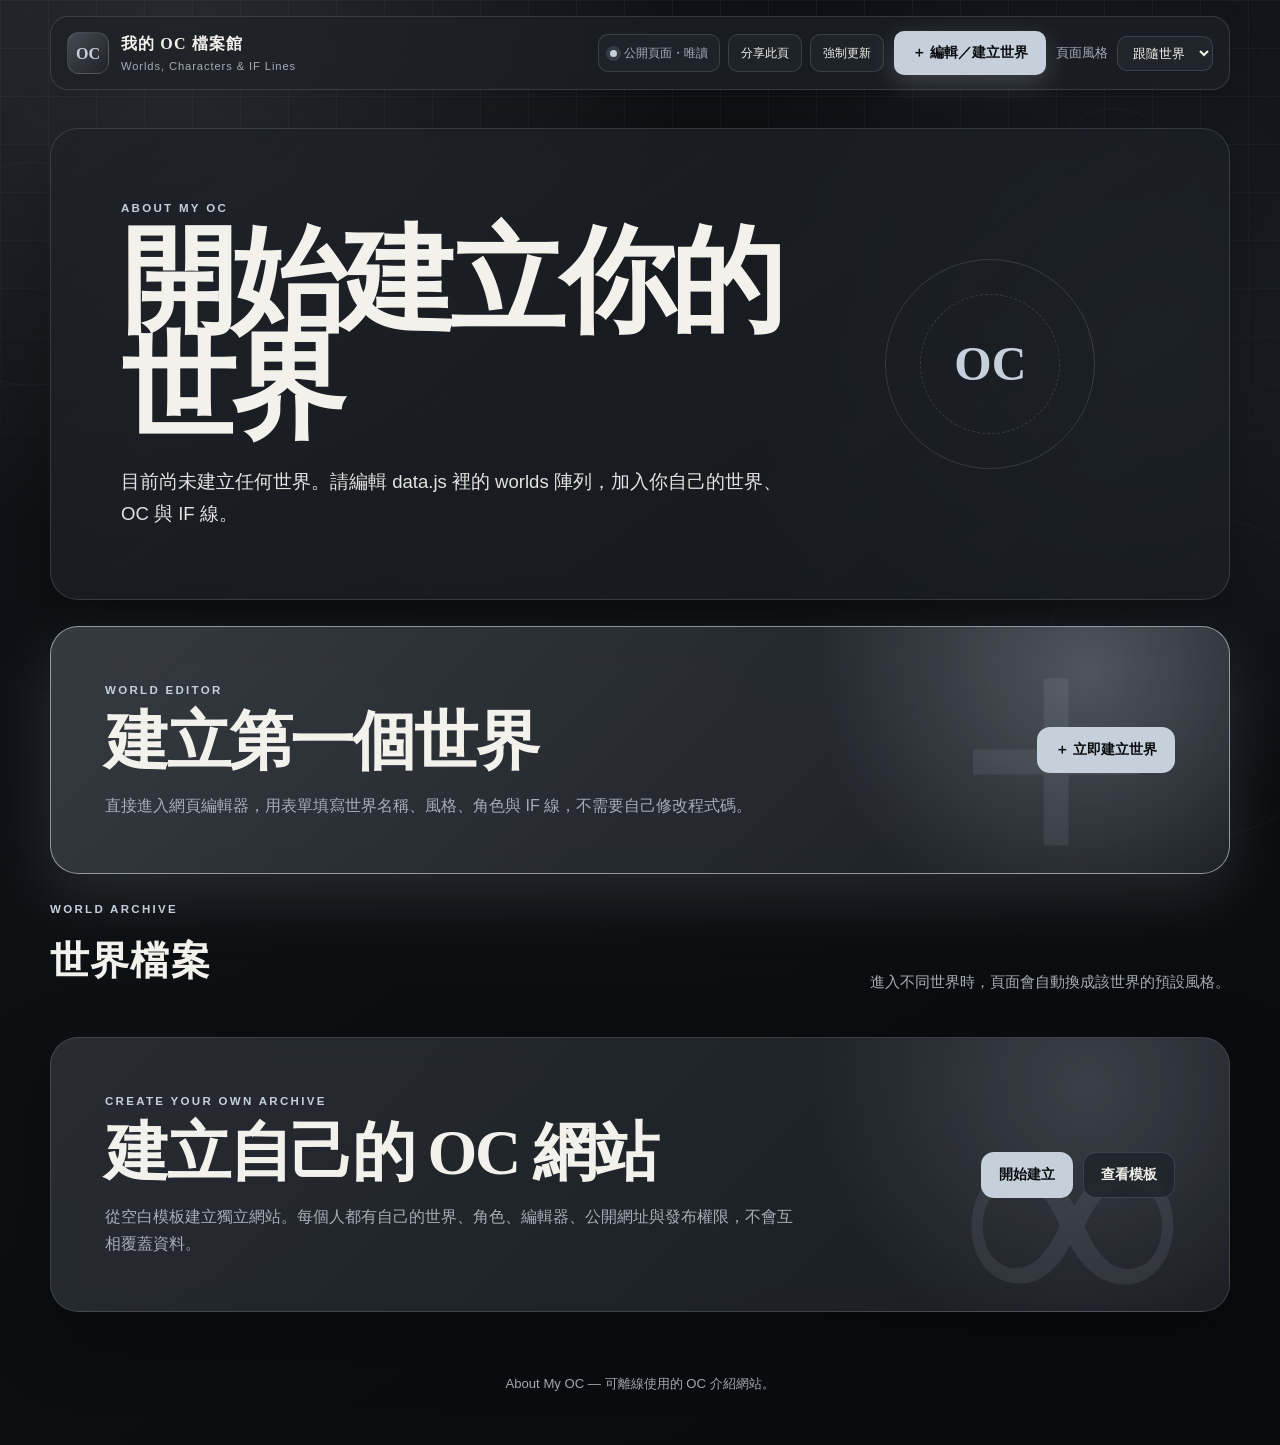
<file: index.html>
<!doctype html>
<html lang="zh-Hant">
<head>
  <meta charset="utf-8">
  <meta name="viewport" content="width=device-width, initial-scale=1">
  <meta name="theme-color" content="#111418">
  <meta name="description" content="可重複使用的 OC 世界觀與角色介紹網站模板">
  <meta http-equiv="Cache-Control" content="no-cache, no-store, must-revalidate">
  <meta http-equiv="Pragma" content="no-cache">
  <meta http-equiv="Expires" content="0">
  <title>OC 檔案館</title>
  <script>
    (() => {
      const isLocalFile = window.location.protocol === "file:";
      const refreshVersion = new URLSearchParams(window.location.search).get("refresh");
      const assetVersion = refreshVersion || "20260823-public-v7";
      const suffix = isLocalFile ? "" : `?v=${encodeURIComponent(assetVersion)}`;

      document.write(`<link rel="stylesheet" href="style.css${suffix}">`);
      document.write(`<link rel="stylesheet" href="controls.css${suffix}">`);
      document.write(`<link rel="stylesheet" href="template.css${suffix}">`);
      document.write(`<script defer src="data.js${suffix}"><\/script>`);
      document.write(`<script defer src="app.js${suffix}"><\/script>`);
      document.write(`<script defer src="controls.js${suffix}"><\/script>`);
      document.write(`<script defer src="template.js${suffix}"><\/script>`);
    })();
  </script>
</head>
<body data-theme="archive" data-public-view="true">
  <a class="skip-link" href="#app">跳到主要內容</a>

  <div class="ambient" aria-hidden="true">
    <span></span>
    <span></span>
    <span></span>
  </div>

  <header class="site-header">
    <a class="site-brand" href="#/" data-route aria-label="回到首頁">
      <span class="brand-mark" id="brand-mark">OC</span>
      <span class="brand-copy">
        <strong id="site-title">OC 檔案館</strong>
        <small id="site-tagline">Worlds, Characters & IF Lines</small>
      </span>
    </a>

    <div class="header-actions">
      <a class="public-action-button editor-entry-button" id="edit-content-button" href="editor.html"
        title="在網頁表單中新增、編輯或刪除世界、角色與 IF 線">
        ＋ 編輯／建立世界
      </a>

      <label class="theme-control">
        <span>頁面風格</span>
        <select id="theme-select" aria-label="選擇頁面風格">
          <option value="auto">跟隨世界</option>
          <option value="archive">檔案館</option>
          <option value="ancient">古風</option>
          <option value="cyber">科技風</option>
          <option value="zombie">喪屍風</option>
          <option value="fantasy">西幻風</option>
          <option value="school">校園風</option>
        </select>
      </label>
    </div>
  </header>

  <main id="app" class="app-shell" aria-live="polite"></main>

  <footer class="site-footer">
    <p id="footer-text">以純 HTML、CSS、JavaScript 製作。</p>
  </footer>

  <noscript>
    <p class="noscript-message">這個網站需要啟用 JavaScript 才能顯示角色資料。</p>
  </noscript>

  <script>
    document.addEventListener("click", (event) => {
      const link = event.target.closest('a[href="#characters"]');
      if (!link) return;
      event.preventDefault();
      document.getElementById("characters")?.scrollIntoView({
        behavior: window.matchMedia("(prefers-reduced-motion: reduce)").matches ? "auto" : "smooth",
        block: "start"
      });
    });
  </script>
</body>
</html>
</file>
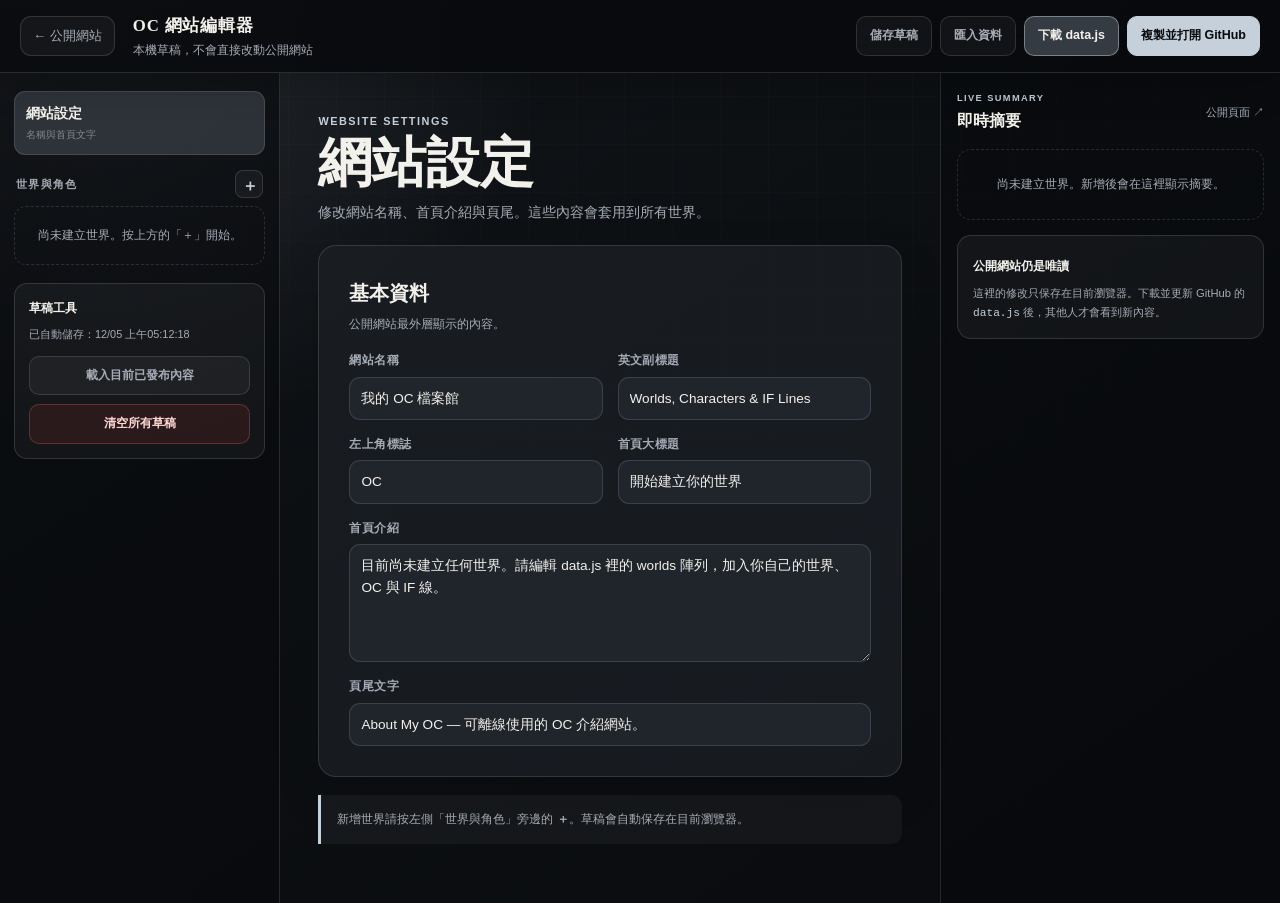
<file: editor.html>
<!doctype html>
<html lang="zh-Hant">
<head>
  <meta charset="utf-8">
  <meta name="viewport" content="width=device-width, initial-scale=1">
  <meta name="theme-color" content="#111418">
  <meta name="robots" content="noindex,nofollow">
  <meta name="description" content="About My OC 的本機內容編輯器">
  <meta http-equiv="Cache-Control" content="no-cache, no-store, must-revalidate">
  <meta http-equiv="Pragma" content="no-cache">
  <meta http-equiv="Expires" content="0">
  <title>OC 網站編輯器</title>
  <script>
    (() => {
      try { localStorage.setItem("about-my-oc-owner-mode", "1"); } catch { /* 無法使用儲存空間時忽略 */ }
      const isLocalFile = window.location.protocol === "file:";
      const refreshVersion = new URLSearchParams(window.location.search).get("refresh");
      const assetVersion = refreshVersion || "20260824-editor-v6";
      const suffix = isLocalFile ? "" : `?v=${encodeURIComponent(assetVersion)}`;
      document.write(`<link rel="stylesheet" href="style.css${suffix}">`);
      document.write(`<link rel="stylesheet" href="editor.css${suffix}">`);
      document.write(`<link rel="stylesheet" href="image-upload.css${suffix}">`);
      document.write(`<script defer src="data.js${suffix}"><\/script>`);
      document.write(`<script defer src="editor.js${suffix}"><\/script>`);
      document.write(`<script defer src="image-upload.js${suffix}"><\/script>`);
    })();
  </script>
</head>
<body class="editor-body" data-theme="archive">
  <header class="editor-topbar">
    <a class="editor-back" href="index.html#/">← 公開網站</a>
    <div class="editor-title-group">
      <strong>OC 網站編輯器</strong>
      <span>本機草稿，不會直接改動公開網站</span>
    </div>
    <div class="editor-top-actions">
      <button class="editor-button ghost" id="save-draft-button" type="button">儲存草稿</button>
      <button class="editor-button ghost" id="import-button" type="button">匯入資料</button>
      <button class="editor-button" id="download-button" type="button">下載 data.js</button>
      <button class="editor-button primary" id="publish-button" type="button">複製並打開 GitHub</button>
    </div>
  </header>

  <main class="editor-layout">
    <aside class="editor-sidebar" aria-label="內容導覽">
      <button class="tree-item root-item is-active" type="button" data-select-type="site">
        <span>網站設定</span>
        <small>名稱與首頁文字</small>
      </button>

      <div class="sidebar-heading">
        <span>世界與角色</span>
        <button id="add-world-button" type="button" aria-label="新增世界">＋</button>
      </div>

      <div id="world-tree" class="world-tree"></div>

      <div class="sidebar-empty" id="world-tree-empty">
        尚未建立世界。按上方的「＋」開始。
      </div>

      <section class="editor-storage-panel">
        <strong>草稿工具</strong>
        <p id="draft-status">尚未儲存</p>
        <button class="editor-button ghost full" id="restore-published-button" type="button">載入目前已發布內容</button>
        <button class="editor-button danger full" id="clear-draft-button" type="button">清空所有草稿</button>
      </section>
    </aside>

    <section class="editor-workspace" aria-live="polite">
      <div id="editor-form"></div>
    </section>

    <aside class="editor-summary" aria-label="即時摘要">
      <div class="summary-header">
        <div>
          <small>LIVE SUMMARY</small>
          <strong>即時摘要</strong>
        </div>
        <a href="index.html#/" target="_blank" rel="noopener">公開頁面 ↗</a>
      </div>
      <div id="editor-preview"></div>
      <div class="summary-note">
        <strong>公開網站仍是唯讀</strong>
        <p>這裡的修改只保存在目前瀏覽器。下載並更新 GitHub 的 <code>data.js</code> 後，其他人才會看到新內容。</p>
      </div>
    </aside>
  </main>

  <input id="import-file-input" type="file" accept=".js,.json,application/json,text/javascript" hidden>
  <div class="editor-toast" id="editor-toast" role="status" aria-live="polite"></div>
</body>
</html>
</file>
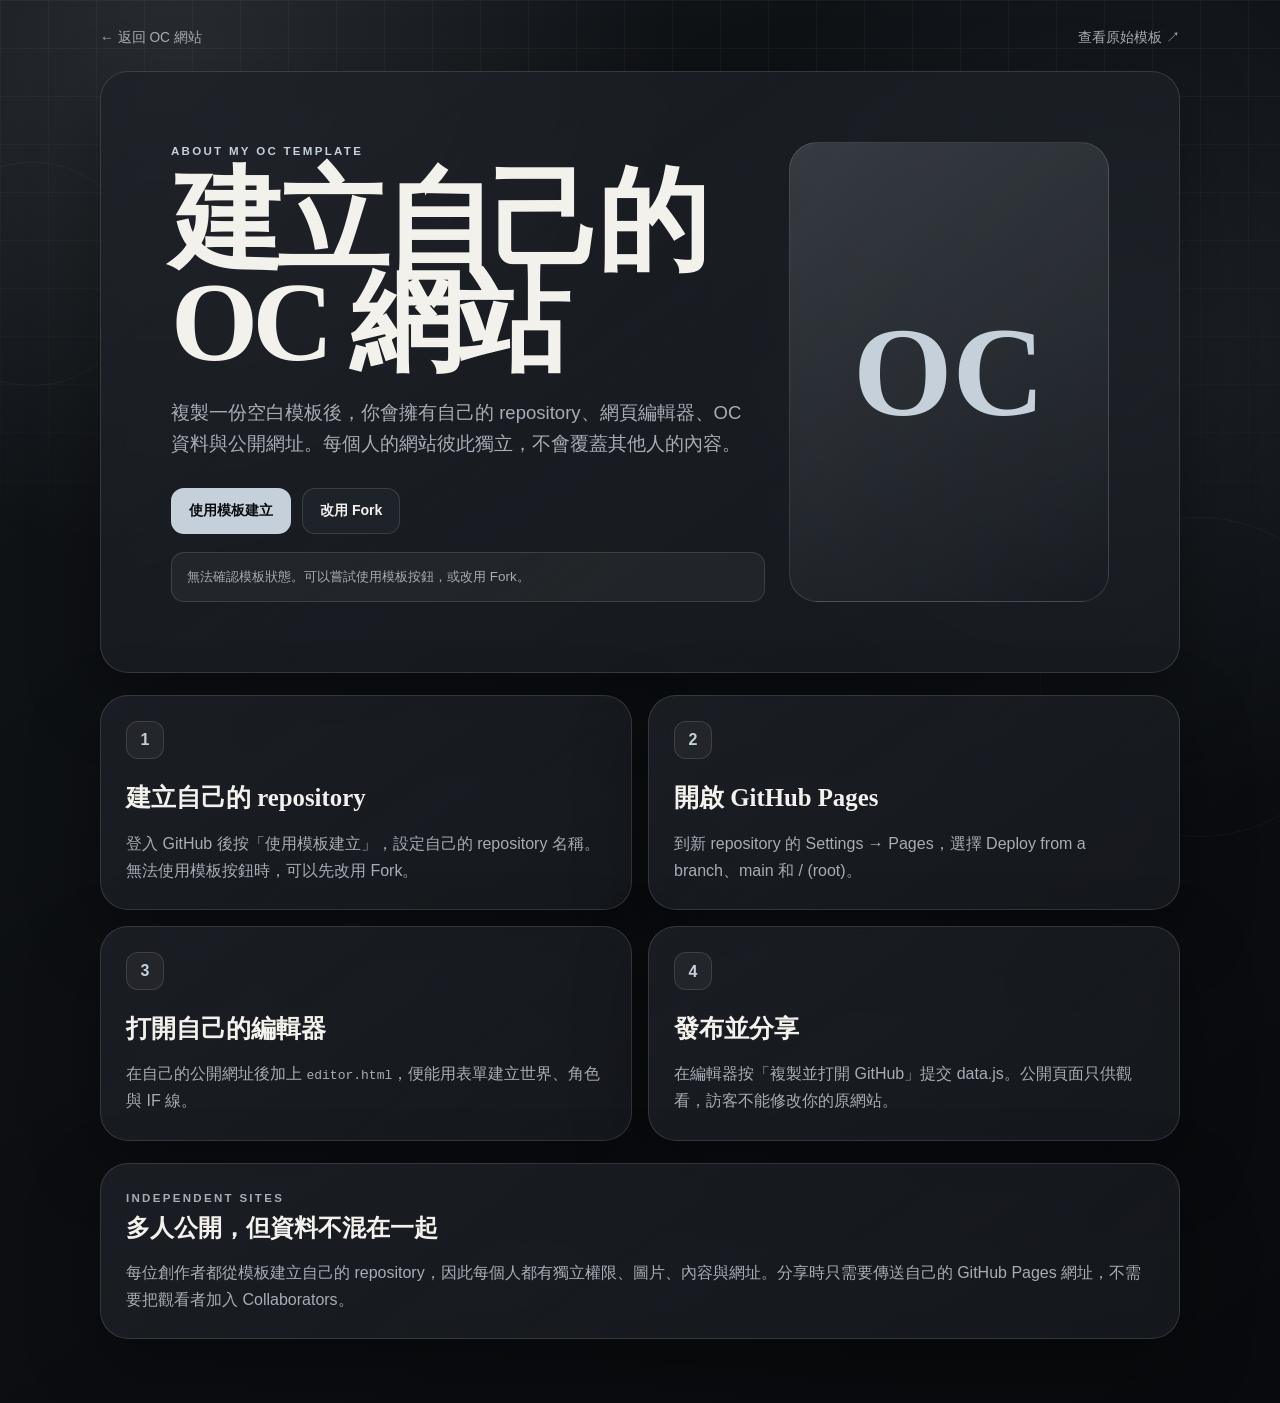
<file: start.html>
<!doctype html>
<html lang="zh-Hant">
<head>
  <meta charset="utf-8">
  <meta name="viewport" content="width=device-width, initial-scale=1">
  <meta name="theme-color" content="#111418">
  <meta name="description" content="使用 About My OC 模板建立自己的公開 OC 網站">
  <title>建立自己的 OC 網站</title>
  <link rel="stylesheet" href="style.css?v=20260822-template-v1">
  <link rel="stylesheet" href="template.css?v=20260822-template-v1">
</head>
<body class="template-start-body" data-theme="archive">
  <div class="ambient" aria-hidden="true">
    <span></span>
    <span></span>
    <span></span>
  </div>

  <main class="template-start-shell">
    <nav class="template-start-nav" aria-label="頁面導覽">
      <a href="index.html#/">← 返回 OC 網站</a>
      <a href="https://github.com/Kanamememe/About_my_OC" target="_blank" rel="noopener noreferrer">查看原始模板 ↗</a>
    </nav>

    <section class="template-start-hero panel">
      <div>
        <p class="eyebrow">ABOUT MY OC TEMPLATE</p>
        <h1>建立自己的 OC 網站</h1>
        <p class="lead">複製一份空白模板後，你會擁有自己的 repository、網頁編輯器、OC 資料與公開網址。每個人的網站彼此獨立，不會覆蓋其他人的內容。</p>
        <div class="template-start-actions">
          <a class="template-button primary" id="use-template-link" href="https://github.com/Kanamememe/About_my_OC/generate" target="_blank" rel="noopener noreferrer">使用模板建立</a>
          <a class="template-button" href="https://github.com/Kanamememe/About_my_OC/fork" target="_blank" rel="noopener noreferrer">改用 Fork</a>
        </div>
        <div class="template-status" id="template-status" role="status">正在確認模板是否已啟用……</div>
      </div>
      <div class="template-start-symbol" aria-hidden="true"><span>OC</span></div>
    </section>

    <section class="template-step-grid" aria-label="建立步驟">
      <article class="template-step panel">
        <span class="template-step-number">1</span>
        <h2>建立自己的 repository</h2>
        <p>登入 GitHub 後按「使用模板建立」，設定自己的 repository 名稱。無法使用模板按鈕時，可以先改用 Fork。</p>
      </article>
      <article class="template-step panel">
        <span class="template-step-number">2</span>
        <h2>開啟 GitHub Pages</h2>
        <p>到新 repository 的 Settings → Pages，選擇 Deploy from a branch、main 和 / (root)。</p>
      </article>
      <article class="template-step panel">
        <span class="template-step-number">3</span>
        <h2>打開自己的編輯器</h2>
        <p>在自己的公開網址後加上 <code>editor.html</code>，便能用表單建立世界、角色與 IF 線。</p>
      </article>
      <article class="template-step panel">
        <span class="template-step-number">4</span>
        <h2>發布並分享</h2>
        <p>在編輯器按「複製並打開 GitHub」提交 data.js。公開頁面只供觀看，訪客不能修改你的原網站。</p>
      </article>
    </section>

    <section class="template-note panel">
      <p class="eyebrow">INDEPENDENT SITES</p>
      <h2>多人公開，但資料不混在一起</h2>
      <p>每位創作者都從模板建立自己的 repository，因此每個人都有獨立權限、圖片、內容與網址。分享時只需要傳送自己的 GitHub Pages 網址，不需要把觀看者加入 Collaborators。</p>
    </section>
  </main>

  <script>
    (() => {
      const status = document.getElementById("template-status");
      const templateLink = document.getElementById("use-template-link");

      fetch("https://api.github.com/repos/Kanamememe/About_my_OC", { cache: "no-store" })
        .then((response) => {
          if (!response.ok) throw new Error("status-check-failed");
          return response.json();
        })
        .then((repository) => {
          if (repository.is_template) {
            status.dataset.state = "ready";
            status.textContent = "模板已啟用，可以直接按「使用模板建立」。";
            return;
          }

          status.dataset.state = "warning";
          status.textContent = "模板功能尚未在 GitHub 設定中啟用。現在可先使用 Fork；擁有者啟用 Template repository 後，第一個按鈕就能使用。";
          templateLink.setAttribute("aria-disabled", "true");
        })
        .catch(() => {
          status.textContent = "無法確認模板狀態。可以嘗試使用模板按鈕，或改用 Fork。";
        });
    })();
  </script>
</body>
</html>
</file>
<file: style.css>
:root {
  color-scheme: dark;
  --bg: #111418;
  --bg-deep: #080a0d;
  --surface: rgba(29, 33, 39, .82);
  --surface-strong: #20252c;
  --soft: rgba(255, 255, 255, .045);
  --text: #f3f1ec;
  --muted: #a7adb6;
  --accent: #c5d0db;
  --accent-2: #7e92a8;
  --line: rgba(225, 235, 244, .14);
  --shadow: 0 24px 70px rgba(0, 0, 0, .34);
  --display: "Times New Roman", "Noto Serif TC", serif;
  --body: -apple-system, BlinkMacSystemFont, "Segoe UI", "Noto Sans TC", sans-serif;
  --radius-lg: 28px;
  --radius-md: 18px;
  --page: 1180px;
  --ease: cubic-bezier(.22, .8, .26, 1);
}

body[data-theme="archive"] {
  --bg: #111418;
  --bg-deep: #080a0d;
  --surface: rgba(29, 33, 39, .82);
  --surface-strong: #20252c;
  --text: #f3f1ec;
  --muted: #a7adb6;
  --accent: #c5d0db;
  --accent-2: #7e92a8;
  --line: rgba(225, 235, 244, .14);
}

body[data-theme="ancient"] {
  --bg: #191410;
  --bg-deep: #0c0907;
  --surface: rgba(47, 36, 28, .84);
  --surface-strong: #392b23;
  --text: #f3e9d8;
  --muted: #c0aa90;
  --accent: #d6a65b;
  --accent-2: #8f2f2c;
  --line: rgba(222, 183, 123, .22);
  --display: "Kaiti TC", "DFKai-SB", "Noto Serif TC", serif;
}

body[data-theme="cyber"] {
  --bg: #07131a;
  --bg-deep: #02080c;
  --surface: rgba(8, 35, 46, .8);
  --surface-strong: #0a2d39;
  --text: #e4fbff;
  --muted: #8ab4bf;
  --accent: #52e6ff;
  --accent-2: #8272ff;
  --line: rgba(82, 230, 255, .22);
  --display: "Arial Narrow", "Noto Sans TC", sans-serif;
}

body[data-theme="zombie"] {
  --bg: #111813;
  --bg-deep: #070b08;
  --surface: rgba(27, 40, 29, .84);
  --surface-strong: #28372a;
  --text: #edf0df;
  --muted: #a7ad93;
  --accent: #d0d86b;
  --accent-2: #9e3f32;
  --line: rgba(204, 216, 107, .2);
  --display: "Arial Narrow", "Noto Sans TC", sans-serif;
}

body[data-theme="fantasy"] {
  --bg: #111326;
  --bg-deep: #090917;
  --surface: rgba(29, 30, 65, .82);
  --surface-strong: #282957;
  --text: #f6f0df;
  --muted: #b8b3ca;
  --accent: #e0bd6c;
  --accent-2: #7b6bd1;
  --line: rgba(224, 189, 108, .2);
  --display: Georgia, "Noto Serif TC", serif;
}

body[data-theme="school"] {
  color-scheme: light;
  --bg: #edf2f3;
  --bg-deep: #dce6e8;
  --surface: rgba(255, 255, 255, .86);
  --surface-strong: #fff;
  --soft: rgba(71, 127, 145, .055);
  --text: #26343b;
  --muted: #718087;
  --accent: #477f91;
  --accent-2: #d58a8a;
  --line: rgba(59, 92, 104, .16);
  --shadow: 0 24px 60px rgba(69, 92, 100, .16);
  --display: "Noto Serif TC", serif;
}

*, *::before, *::after { box-sizing: border-box; }
html { min-width: 320px; scroll-behavior: smooth; }
body {
  min-height: 100vh;
  margin: 0;
  overflow-x: hidden;
  color: var(--text);
  font-family: var(--body);
  line-height: 1.7;
  background:
    radial-gradient(circle at 14% 4%, color-mix(in srgb, var(--accent) 13%, transparent), transparent 31rem),
    radial-gradient(circle at 90% 24%, color-mix(in srgb, var(--accent-2) 13%, transparent), transparent 29rem),
    linear-gradient(145deg, var(--bg), var(--bg-deep));
  transition: color .35s ease, background-color .45s ease;
}

body::before {
  content: "";
  position: fixed;
  inset: 0;
  z-index: -3;
  pointer-events: none;
  opacity: .33;
  background-image:
    linear-gradient(var(--line) 1px, transparent 1px),
    linear-gradient(90deg, var(--line) 1px, transparent 1px);
  background-size: 48px 48px;
  mask-image: linear-gradient(to bottom, #000, transparent 80%);
}

body[data-theme="ancient"]::before {
  opacity: .13;
  background-image:
    repeating-linear-gradient(0deg, transparent 0 12px, rgba(255,255,255,.06) 13px),
    repeating-linear-gradient(90deg, transparent 0 21px, rgba(255,255,255,.035) 22px);
  background-size: auto;
}

body[data-theme="school"]::before {
  opacity: .28;
  background-image: linear-gradient(rgba(71,127,145,.13) 1px, transparent 1px);
  background-size: 100% 30px;
}

a { color: inherit; text-decoration: none; }
button, select { font: inherit; }
button, a, select { -webkit-tap-highlight-color: transparent; }
img { display: block; width: 100%; height: 100%; object-fit: cover; }
::selection { background: color-mix(in srgb, var(--accent) 42%, transparent); color: var(--text); }

.skip-link {
  position: fixed;
  top: 10px;
  left: 10px;
  z-index: 999;
  transform: translateY(-150%);
  padding: 9px 13px;
  border-radius: 10px;
  background: var(--surface-strong);
}
.skip-link:focus { transform: translateY(0); }

.ambient { position: fixed; inset: 0; z-index: -2; overflow: hidden; pointer-events: none; }
.ambient span {
  position: absolute;
  width: 14rem;
  aspect-ratio: 1;
  border: 1px solid color-mix(in srgb, var(--accent) 30%, transparent);
  border-radius: 50%;
  opacity: .17;
  animation: drift 18s ease-in-out infinite alternate;
}
.ambient span:nth-child(1) { left: -5rem; top: 18%; }
.ambient span:nth-child(2) { right: 8%; top: 12%; width: 8rem; animation-delay: -6s; }
.ambient span:nth-child(3) { right: -5rem; bottom: 7%; width: 20rem; animation-delay: -11s; }
@keyframes drift { to { transform: translate3d(2rem, 2.5rem, 0) rotate(10deg); } }

.site-header {
  position: sticky;
  top: 0;
  z-index: 100;
  display: flex;
  align-items: center;
  justify-content: space-between;
  gap: 20px;
  width: min(calc(100% - 32px), var(--page));
  margin: 16px auto 0;
  padding: 13px 16px;
  border: 1px solid var(--line);
  border-radius: 18px;
  background: color-mix(in srgb, var(--surface) 84%, transparent);
  box-shadow: 0 10px 35px rgba(0,0,0,.12);
  backdrop-filter: blur(18px);
  -webkit-backdrop-filter: blur(18px);
}

.site-brand { display: inline-flex; align-items: center; gap: 12px; min-width: 0; view-transition-name: site-brand; }
.brand-mark {
  display: grid;
  flex: 0 0 42px;
  width: 42px;
  height: 42px;
  place-items: center;
  border: 1px solid var(--line);
  border-radius: 12px;
  color: var(--accent);
  background: linear-gradient(135deg, color-mix(in srgb, var(--accent) 24%, transparent), transparent);
  font-family: var(--display);
  font-weight: 800;
}
.brand-copy { display: grid; min-width: 0; }
.brand-copy strong, .brand-copy small { overflow: hidden; text-overflow: ellipsis; white-space: nowrap; }
.brand-copy strong { font-family: var(--display); letter-spacing: .07em; }
.brand-copy small { color: var(--muted); font-size: .7rem; letter-spacing: .08em; }

.theme-control { display: flex; align-items: center; gap: 9px; color: var(--muted); font-size: .82rem; }
.theme-control select {
  max-width: 145px;
  padding: 8px 11px;
  border: 1px solid var(--line);
  border-radius: 10px;
  outline: none;
  background: var(--surface-strong);
  color: var(--text);
}
.theme-control select:focus-visible { border-color: var(--accent); box-shadow: 0 0 0 3px color-mix(in srgb, var(--accent) 20%, transparent); }

.site-footer {
  width: min(calc(100% - 32px), var(--page));
  margin: 24px auto 0;
  padding: 24px 0 36px;
  color: var(--muted);
  font-size: .82rem;
  text-align: center;
}
.noscript-message { max-width: 720px; margin: 20px auto; padding: 16px; border: 1px solid var(--line); border-radius: 14px; background: var(--surface); }

.app-shell {
  width: min(calc(100% - 32px), var(--page));
  min-height: 66vh;
  margin: 38px auto 0;
  transition: opacity .16s ease, transform .16s ease;
}
.app-shell.is-leaving { opacity: 0; transform: translateY(8px) scale(.995); }
.app-shell.is-entering { animation: page-enter .45s var(--ease) both; }
@keyframes page-enter { from { opacity: 0; transform: translateY(12px); } to { opacity: 1; transform: none; } }

.page-stack { display: grid; gap: 26px; }
.panel {
  border: 1px solid var(--line);
  border-radius: var(--radius-lg);
  background: linear-gradient(145deg, var(--surface), color-mix(in srgb, var(--surface) 72%, transparent));
  box-shadow: var(--shadow);
  backdrop-filter: blur(14px);
  -webkit-backdrop-filter: blur(14px);
}

.breadcrumbs { display: flex; flex-wrap: wrap; align-items: center; gap: 8px; color: var(--muted); font-size: .84rem; }
.breadcrumbs a { transition: color .2s ease; }
.breadcrumbs a:hover { color: var(--accent); }
.separator { opacity: .42; }
.eyebrow { margin: 0 0 9px; color: var(--accent); font-size: .72rem; font-weight: 800; letter-spacing: .2em; text-transform: uppercase; }
.lead { color: color-mix(in srgb, var(--text) 80%, var(--muted)); font-size: clamp(1rem, 2vw, 1.16rem); }

.section-heading { display: flex; align-items: end; justify-content: space-between; gap: 20px; margin-bottom: 16px; }
.section-heading h2 { margin: 0; font-family: var(--display); font-size: clamp(1.75rem, 4vw, 2.45rem); letter-spacing: .03em; }
.section-heading > p { max-width: 520px; margin: 0; color: var(--muted); font-size: .92rem; }

.text-link { display: inline-flex; align-items: center; gap: 8px; width: fit-content; color: var(--accent); font-weight: 750; }
.text-link::after { content: "→"; transition: transform .25s var(--ease); }
.text-link:hover::after { transform: translateX(4px); }
.back-link { margin-top: 22px; }

.pill-list { display: flex; flex-wrap: wrap; gap: 8px; }
.pill-list span {
  padding: 5px 10px;
  border: 1px solid var(--line);
  border-radius: 999px;
  color: var(--muted);
  background: var(--soft);
  font-size: .72rem;
}
.empty-message { color: var(--muted); }

.home-hero {
  display: grid;
  grid-template-columns: minmax(0, 1.35fr) minmax(230px, .65fr);
  align-items: center;
  min-height: 360px;
  padding: clamp(30px, 6vw, 70px);
  overflow: hidden;
}
.home-hero h1 { max-width: 800px; margin: 0; font-family: var(--display); font-size: clamp(3rem, 9vw, 7.2rem); line-height: .93; letter-spacing: -.045em; }
.home-hero .lead { max-width: 670px; margin: 24px 0 0; }
.hero-mark { position: relative; display: grid; min-height: 220px; place-items: center; }
.hero-mark::before, .hero-mark::after { content: ""; position: absolute; border: 1px solid var(--line); border-radius: 50%; }
.hero-mark::before { width: 210px; height: 210px; }
.hero-mark::after { width: 140px; height: 140px; border-style: dashed; animation: spin 18s linear infinite; }
.hero-mark span { color: var(--accent); font-family: var(--display); font-size: 3rem; font-weight: 900; }
@keyframes spin { to { transform: rotate(1turn); } }

.world-grid { display: grid; grid-template-columns: repeat(2, minmax(0, 1fr)); gap: 18px; }
.world-card { position: relative; min-height: 430px; overflow: hidden; isolation: isolate; transition: transform .42s var(--ease), border-color .25s ease; }
.world-card:hover { transform: translateY(-7px); border-color: color-mix(in srgb, var(--accent) 60%, var(--line)); }
.world-card-visual, .world-card-overlay { position: absolute; inset: 0; }
.world-card-visual { background: linear-gradient(145deg, var(--surface-strong), var(--bg-deep)); }
.world-card-visual img { transition: transform .8s var(--ease), filter .5s ease; }
.world-card:hover .world-card-visual img { transform: scale(1.045); }
.world-card-overlay { z-index: 1; background: linear-gradient(to top, color-mix(in srgb, var(--bg-deep) 94%, transparent) 6%, color-mix(in srgb, var(--bg-deep) 48%, transparent) 60%, transparent); }
.world-card-content { position: absolute; z-index: 2; inset: auto 0 0; padding: 28px; }
.world-card h2 { margin: 0; font-family: var(--display); font-size: clamp(2.1rem, 5vw, 3.5rem); line-height: 1; }
.world-card-content > p:not(.eyebrow) { max-width: 580px; margin: 15px 0; color: color-mix(in srgb, var(--text) 78%, var(--muted)); }
.world-meta { display: flex; flex-wrap: wrap; gap: 9px; }
.world-meta span { padding: 5px 10px; border: 1px solid var(--line); border-radius: 999px; background: color-mix(in srgb, var(--surface) 75%, transparent); color: var(--muted); font-size: .72rem; }

.placeholder { position: absolute; inset: 0; display: grid; place-items: center; overflow: hidden; color: var(--accent); background:
  radial-gradient(circle at 50% 34%, color-mix(in srgb, var(--accent) 25%, transparent), transparent 35%),
  linear-gradient(145deg, var(--surface-strong), var(--bg-deep)); }
.placeholder::before { content: ""; position: absolute; width: 62%; aspect-ratio: 1; border: 1px solid color-mix(in srgb, var(--accent) 25%, transparent); border-radius: 50%; }
.placeholder span { position: relative; z-index: 1; font-family: var(--display); font-size: clamp(3rem, 8vw, 6rem); font-weight: 850; }
.placeholder small { position: absolute; bottom: 17px; color: var(--muted); font-size: .65rem; letter-spacing: .12em; }

.world-hero { display: grid; grid-template-columns: minmax(330px, .92fr) minmax(0, 1.08fr); min-height: 520px; overflow: hidden; }
.world-hero-visual { position: relative; min-height: 520px; border-right: 1px solid var(--line); }
.world-hero-copy { display: flex; flex-direction: column; justify-content: center; padding: clamp(30px, 6vw, 70px); }
.world-hero-copy h1 { margin: 0; font-family: var(--display); font-size: clamp(3.2rem, 8vw, 6.6rem); line-height: .93; letter-spacing: -.045em; }
.world-hero-copy .lead { margin: 22px 0 27px; }
.fact-grid { display: grid; grid-template-columns: repeat(3, minmax(0, 1fr)); gap: 14px; }
.fact-card { padding: 20px; border: 1px solid var(--line); border-radius: var(--radius-md); background: var(--surface); }
.fact-card span { display: block; color: var(--muted); font-size: .73rem; letter-spacing: .08em; }
.fact-card strong { display: block; margin-top: 5px; font-family: var(--display); font-size: 1.05rem; }

.character-grid { display: grid; grid-template-columns: repeat(2, minmax(0, 1fr)); gap: 18px; }
.character-card { display: grid; grid-template-columns: minmax(155px, .72fr) minmax(0, 1.28fr); min-height: 315px; overflow: hidden; transition: transform .4s var(--ease), border-color .25s ease; }
.character-card:hover { transform: translateY(-5px); border-color: color-mix(in srgb, var(--accent) 58%, var(--line)); }
.character-card-visual { position: relative; min-height: 315px; overflow: hidden; border-right: 1px solid var(--line); }
.character-card-copy { display: flex; min-width: 0; flex-direction: column; justify-content: center; padding: 23px; }
.character-card-copy h3 { margin: 0; font-family: var(--display); font-size: 1.8rem; }
.character-card-copy .role { margin: 9px 0; color: var(--muted); font-size: .87rem; }
.character-card-copy .quote { margin: 0 0 15px; font-family: var(--display); font-size: .94rem; }

.character-hero, .if-hero { display: grid; grid-template-columns: minmax(290px, .8fr) minmax(0, 1.2fr); min-height: 570px; overflow: hidden; }
.character-portrait, .if-portrait { position: relative; min-height: 570px; overflow: hidden; border-right: 1px solid var(--line); }
.character-main-copy, .if-copy { display: flex; min-width: 0; flex-direction: column; justify-content: center; padding: clamp(30px, 6vw, 70px); }
.character-main-copy h1, .if-copy h1 { margin: 0; font-family: var(--display); font-size: clamp(3.1rem, 8vw, 6.7rem); line-height: .93; letter-spacing: -.045em; }
.character-role { margin: 15px 0 0; color: var(--muted); }
.character-main-copy blockquote, .if-copy blockquote { margin: 28px 0; padding-left: 18px; border-left: 2px solid var(--accent); font-family: var(--display); font-size: clamp(1.05rem, 2vw, 1.3rem); }

.content-columns { display: grid; grid-template-columns: minmax(0, 1.15fr) minmax(290px, .85fr); gap: 18px; }
.content-panel { padding: clamp(24px, 4vw, 38px); }
.content-panel h2 { margin: 0 0 20px; font-family: var(--display); font-size: 1.7rem; }
.story-copy { display: grid; gap: 14px; }
.story-copy p { margin: 0; color: color-mix(in srgb, var(--text) 84%, var(--muted)); }
.profile-list { display: grid; margin: 0; }
.profile-row { display: grid; grid-template-columns: minmax(90px, .42fr) minmax(0, 1fr); gap: 14px; padding: 13px 0; border-bottom: 1px solid var(--line); }
.profile-row:last-child { border-bottom: 0; }
.profile-row dt { color: var(--muted); font-size: .79rem; }
.profile-row dd { margin: 0; font-weight: 650; }
.relationship-list { display: grid; grid-template-columns: repeat(auto-fit, minmax(220px, 1fr)); gap: 12px; }
.relationship-card { padding: 18px; border: 1px solid var(--line); border-radius: var(--radius-md); background: var(--soft); }
.relationship-card strong { font-family: var(--display); font-size: 1.06rem; }
.relationship-card span { display: block; color: var(--accent); font-size: .78rem; }
.relationship-card p { margin: 8px 0 0; color: var(--muted); font-size: .86rem; }

.if-grid { display: grid; grid-template-columns: repeat(2, minmax(0, 1fr)); gap: 16px; }
.if-card { position: relative; display: grid; min-height: 265px; overflow: hidden; padding: 25px; border: 1px solid var(--line); border-radius: var(--radius-lg); background: linear-gradient(145deg, color-mix(in srgb, var(--accent) 12%, var(--surface)), var(--surface)); box-shadow: 0 16px 45px rgba(0,0,0,.13); transition: transform .38s var(--ease), border-color .25s ease; }
.if-card:hover { transform: translateY(-5px); border-color: color-mix(in srgb, var(--accent) 60%, var(--line)); }
.if-card > div { position: relative; z-index: 1; align-self: end; }
.if-card h3 { margin: 0; font-family: var(--display); font-size: 1.75rem; }
.if-role { margin: 4px 0 12px; color: var(--accent); font-size: .8rem; letter-spacing: .08em; }
.if-card div > p:not(.eyebrow):not(.if-role) { color: var(--muted); }
.if-watermark { position: absolute; top: -30px; right: 10px; color: color-mix(in srgb, var(--accent) 14%, transparent); font-family: var(--display); font-size: 9rem; font-weight: 900; line-height: 1; }
.empty-if { padding: 28px; border: 1px dashed var(--line); border-radius: var(--radius-md); color: var(--muted); text-align: center; }

.if-badge { width: fit-content; margin-bottom: 18px; padding: 6px 11px; border: 1px solid var(--line); border-radius: 999px; color: var(--accent); font-size: .7rem; font-weight: 800; letter-spacing: .13em; }
.if-copy .lead { margin: 20px 0 0; }
.divergence-note { padding: 21px; border: 1px solid var(--line); border-radius: var(--radius-md); background: linear-gradient(120deg, color-mix(in srgb, var(--accent-2) 12%, var(--surface)), var(--surface)); }
.divergence-note strong { font-family: var(--display); font-size: 1.1rem; }

.not-found { display: grid; min-height: 470px; place-items: center; padding: 40px; text-align: center; }
.not-found h1 { margin: 0; font-family: var(--display); font-size: clamp(3rem, 10vw, 7rem); }
.not-found p { max-width: 560px; margin: 14px auto 24px; color: var(--muted); }

::view-transition-old(root), ::view-transition-new(root) { animation-duration: .46s; animation-timing-function: var(--ease); }
::view-transition-old(root) { animation-name: old-page; }
::view-transition-new(root) { animation-name: new-page; }
@keyframes old-page { to { opacity: 0; filter: blur(2px); transform: scale(.992); } }
@keyframes new-page { from { opacity: 0; filter: blur(3px); transform: translateY(8px) scale(1.006); } }

@media (max-width: 900px) {
  .home-hero, .world-hero, .character-hero, .if-hero, .content-columns { grid-template-columns: 1fr; }
  .home-hero { min-height: auto; }
  .hero-mark { min-height: 160px; }
  .world-grid, .character-grid, .if-grid { grid-template-columns: 1fr; }
  .world-card { min-height: 400px; }
  .world-hero-visual, .character-portrait, .if-portrait { min-height: 420px; border-right: 0; border-bottom: 1px solid var(--line); }
  .fact-grid { grid-template-columns: 1fr; }
}

@media (max-width: 620px) {
  .site-header { align-items: stretch; flex-direction: column; gap: 12px; margin-top: 10px; }
  .theme-control { justify-content: space-between; width: 100%; }
  .theme-control select { max-width: none; flex: 1; }
  .app-shell { margin-top: 24px; }
  .home-hero { padding: 29px 22px; }
  .world-card { min-height: 370px; }
  .world-card-content { padding: 21px; }
  .character-card { grid-template-columns: 112px minmax(0, 1fr); }
  .character-card-visual { min-height: 245px; }
  .character-card-copy { padding: 17px; }
  .character-card-copy h3 { font-size: 1.45rem; }
  .character-main-copy, .world-hero-copy, .if-copy { padding: 31px 22px; }
  .profile-row { grid-template-columns: 1fr; gap: 5px; }
  .section-heading { align-items: start; flex-direction: column; }
}

@media (prefers-reduced-motion: reduce) {
  *, *::before, *::after {
    scroll-behavior: auto !important;
    animation-duration: .01ms !important;
    animation-iteration-count: 1 !important;
    transition-duration: .01ms !important;
  }
}
</file>
<file: template.css>
.template-callout {
  position: relative;
  display: flex;
  align-items: center;
  justify-content: space-between;
  gap: clamp(24px, 5vw, 72px);
  overflow: hidden;
  padding: clamp(28px, 5vw, 54px);
  background:
    radial-gradient(circle at 88% 18%, color-mix(in srgb, var(--accent) 18%, transparent), transparent 17rem),
    linear-gradient(135deg, color-mix(in srgb, var(--accent) 8%, var(--surface)), var(--surface));
}

.template-callout::after {
  content: "∞";
  position: absolute;
  right: 4%;
  bottom: -3.4rem;
  color: color-mix(in srgb, var(--accent) 9%, transparent);
  font-family: var(--display);
  font-size: clamp(10rem, 24vw, 20rem);
  font-weight: 900;
  line-height: 1;
  pointer-events: none;
}

.editor-callout {
  border-color: color-mix(in srgb, var(--accent) 58%, var(--line));
  background:
    radial-gradient(circle at 88% 18%, color-mix(in srgb, var(--accent) 28%, transparent), transparent 17rem),
    linear-gradient(135deg, color-mix(in srgb, var(--accent) 16%, var(--surface)), var(--surface));
  box-shadow: 0 22px 65px color-mix(in srgb, var(--accent) 14%, transparent);
}

.editor-callout::after {
  content: "+";
  right: 6%;
  bottom: -4.2rem;
  font-size: clamp(13rem, 28vw, 23rem);
}

.editor-main-button {
  min-height: 54px;
  padding: 13px 22px;
  font-size: 1rem;
  font-weight: 900;
}

.template-callout-copy,
.template-callout-actions {
  position: relative;
  z-index: 1;
}

.template-callout-copy {
  max-width: 700px;
}

.template-callout h2 {
  margin: 0;
  font-family: var(--display);
  font-size: clamp(2rem, 5vw, 4.4rem);
  line-height: 1;
  letter-spacing: -.035em;
}

.template-callout-copy > p:not(.eyebrow) {
  margin: 18px 0 0;
  color: var(--muted);
}

.template-callout-actions {
  display: flex;
  flex: 0 0 auto;
  flex-wrap: wrap;
  gap: 10px;
}

.template-button {
  display: inline-flex;
  min-height: 46px;
  align-items: center;
  justify-content: center;
  padding: 10px 17px;
  border: 1px solid var(--line);
  border-radius: 13px;
  background: color-mix(in srgb, var(--surface-strong) 86%, transparent);
  color: var(--text);
  font-size: .88rem;
  font-weight: 750;
  transition: transform .25s var(--ease), border-color .2s ease, background .2s ease;
}

.template-button:hover {
  transform: translateY(-2px);
  border-color: color-mix(in srgb, var(--accent) 62%, var(--line));
}

.template-button.primary {
  border-color: color-mix(in srgb, var(--accent) 55%, var(--line));
  background: var(--accent);
  color: var(--bg-deep);
}

.template-start-body {
  min-height: 100vh;
}

.template-start-shell {
  width: min(calc(100% - 32px), 1080px);
  margin: 0 auto;
  padding: 26px 0 64px;
}

.template-start-nav {
  display: flex;
  align-items: center;
  justify-content: space-between;
  gap: 16px;
  margin-bottom: 22px;
}

.template-start-nav a {
  color: var(--muted);
  font-size: .86rem;
}

.template-start-hero {
  display: grid;
  grid-template-columns: minmax(0, 1.3fr) minmax(260px, .7fr);
  gap: 24px;
  padding: clamp(30px, 6vw, 70px);
}

.template-start-hero h1 {
  max-width: 760px;
  margin: 0;
  font-family: var(--display);
  font-size: clamp(3rem, 9vw, 7rem);
  line-height: .9;
  letter-spacing: -.05em;
}

.template-start-hero .lead {
  max-width: 700px;
  margin: 24px 0 0;
  color: var(--muted);
}

.template-start-symbol {
  display: grid;
  min-height: 240px;
  place-items: center;
  border: 1px solid var(--line);
  border-radius: var(--radius-lg);
  background: linear-gradient(145deg, color-mix(in srgb, var(--accent) 17%, transparent), transparent);
}

.template-start-symbol span {
  color: var(--accent);
  font-family: var(--display);
  font-size: clamp(4rem, 12vw, 8rem);
  font-weight: 900;
}

.template-start-actions {
  display: flex;
  flex-wrap: wrap;
  gap: 11px;
  margin-top: 28px;
}

.template-status {
  margin-top: 18px;
  padding: 13px 15px;
  border: 1px solid var(--line);
  border-radius: 13px;
  color: var(--muted);
  background: var(--soft);
  font-size: .84rem;
}

.template-status[data-state="ready"] {
  border-color: color-mix(in srgb, var(--accent) 45%, var(--line));
  color: var(--text);
}

.template-status[data-state="warning"] {
  border-color: color-mix(in srgb, #d99a54 55%, var(--line));
  color: color-mix(in srgb, #f1c992 80%, var(--text));
}

.template-step-grid {
  display: grid;
  grid-template-columns: repeat(2, minmax(0, 1fr));
  gap: 16px;
  margin-top: 22px;
}

.template-step {
  padding: 25px;
}

.template-step-number {
  display: grid;
  width: 38px;
  height: 38px;
  place-items: center;
  margin-bottom: 18px;
  border: 1px solid var(--line);
  border-radius: 12px;
  color: var(--accent);
  background: var(--soft);
  font-weight: 850;
}

.template-step h2 {
  margin: 0;
  font-family: var(--display);
  font-size: 1.55rem;
}

.template-step p {
  margin: 10px 0 0;
  color: var(--muted);
}

.template-note {
  margin-top: 22px;
  padding: 25px;
}

.template-note h2 {
  margin: 0 0 10px;
  font-family: var(--display);
}

.template-note p {
  margin: 0;
  color: var(--muted);
}

@media (max-width: 820px) {
  .template-callout,
  .template-start-hero {
    align-items: stretch;
    grid-template-columns: 1fr;
    flex-direction: column;
  }

  .template-callout-actions {
    width: 100%;
  }

  .template-button {
    flex: 1 1 180px;
  }

  .editor-main-button {
    width: 100%;
  }

  .template-step-grid {
    grid-template-columns: 1fr;
  }
}

.template-button[aria-disabled="true"] {
  opacity: .5;
  pointer-events: none;
}
</file>
